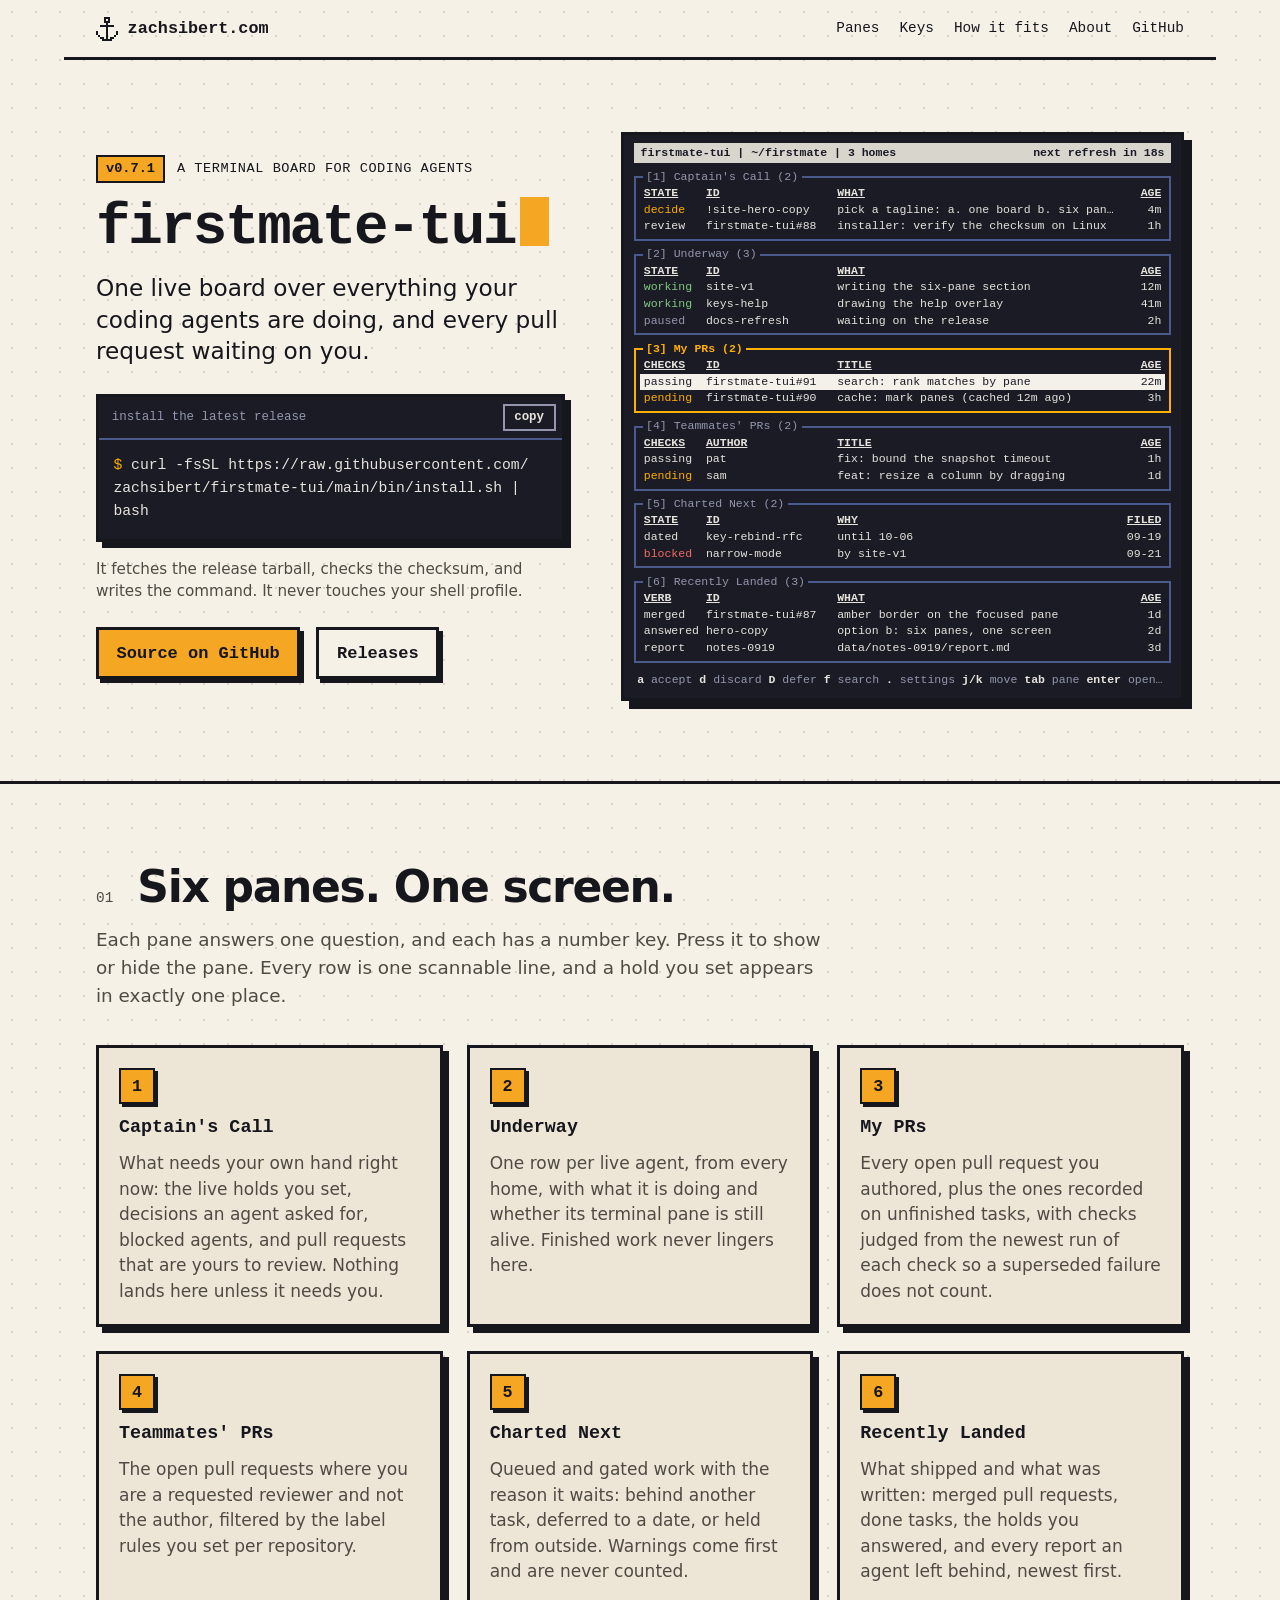
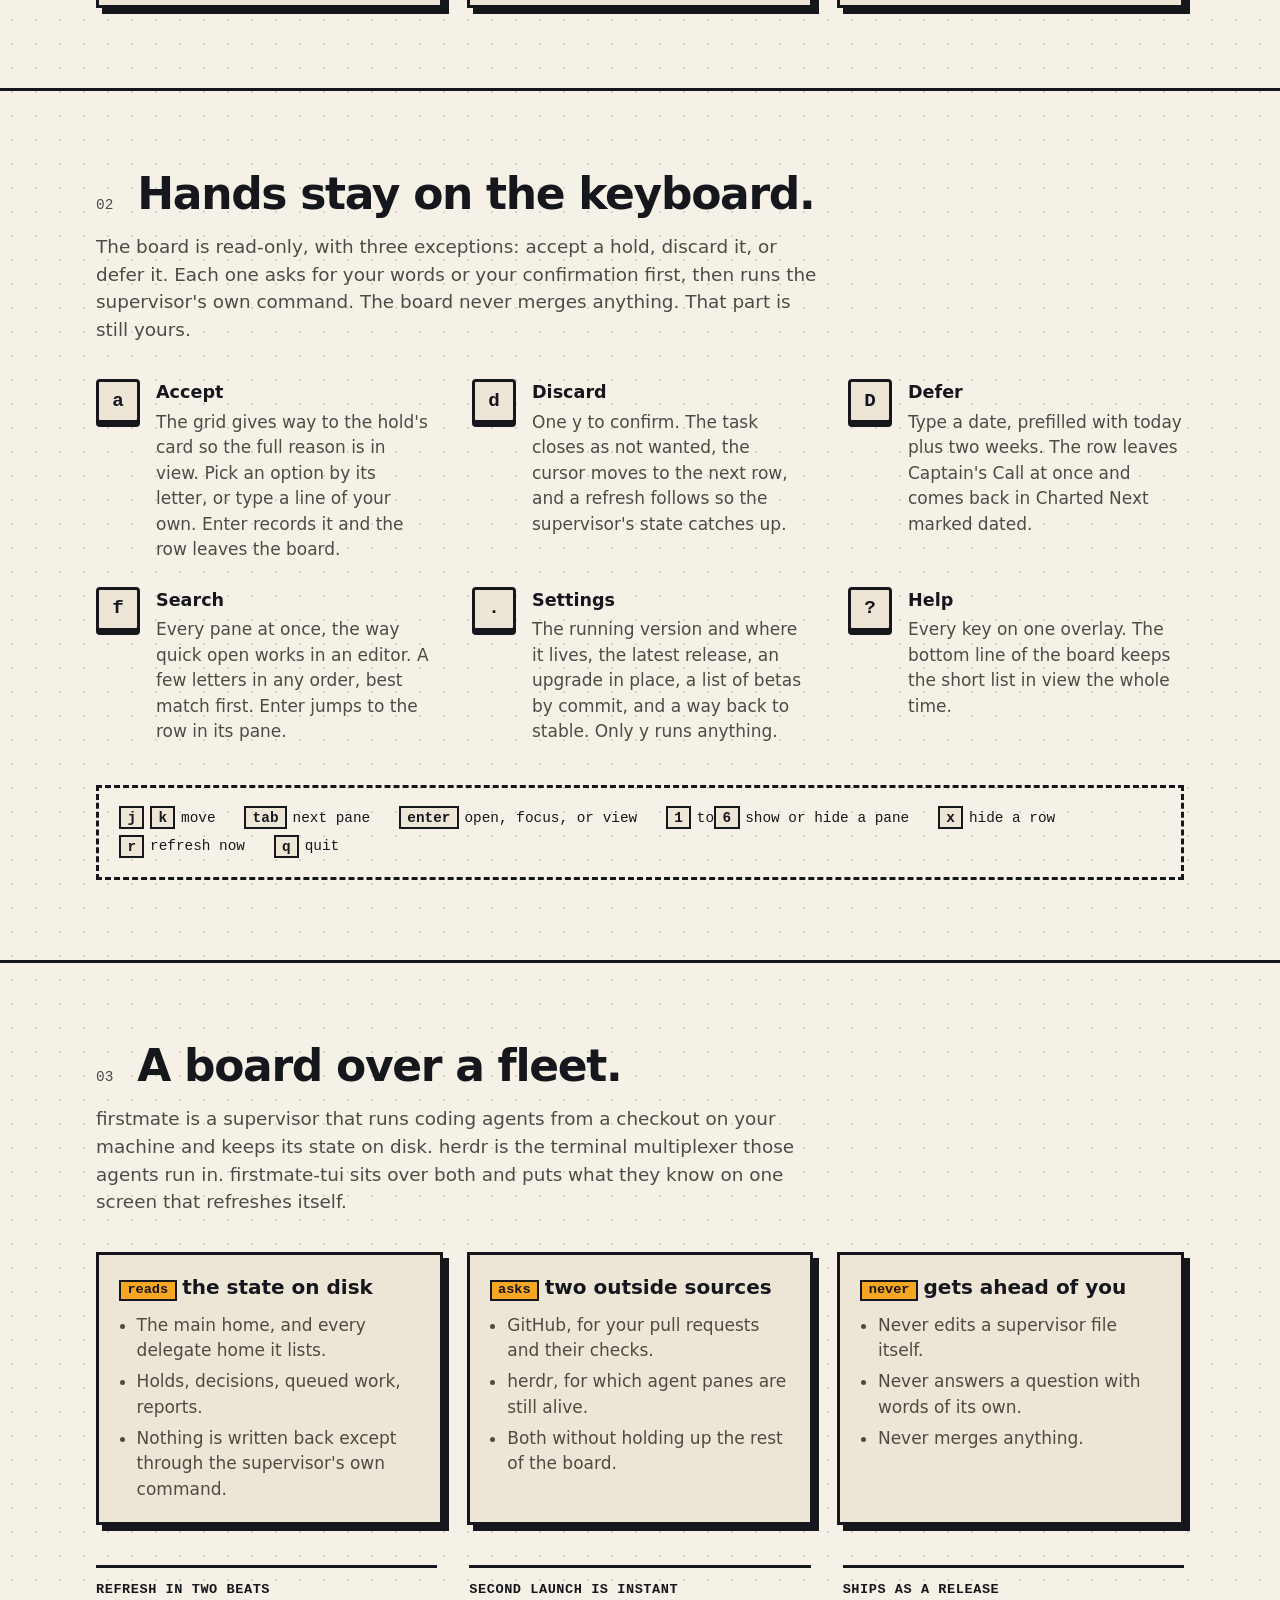
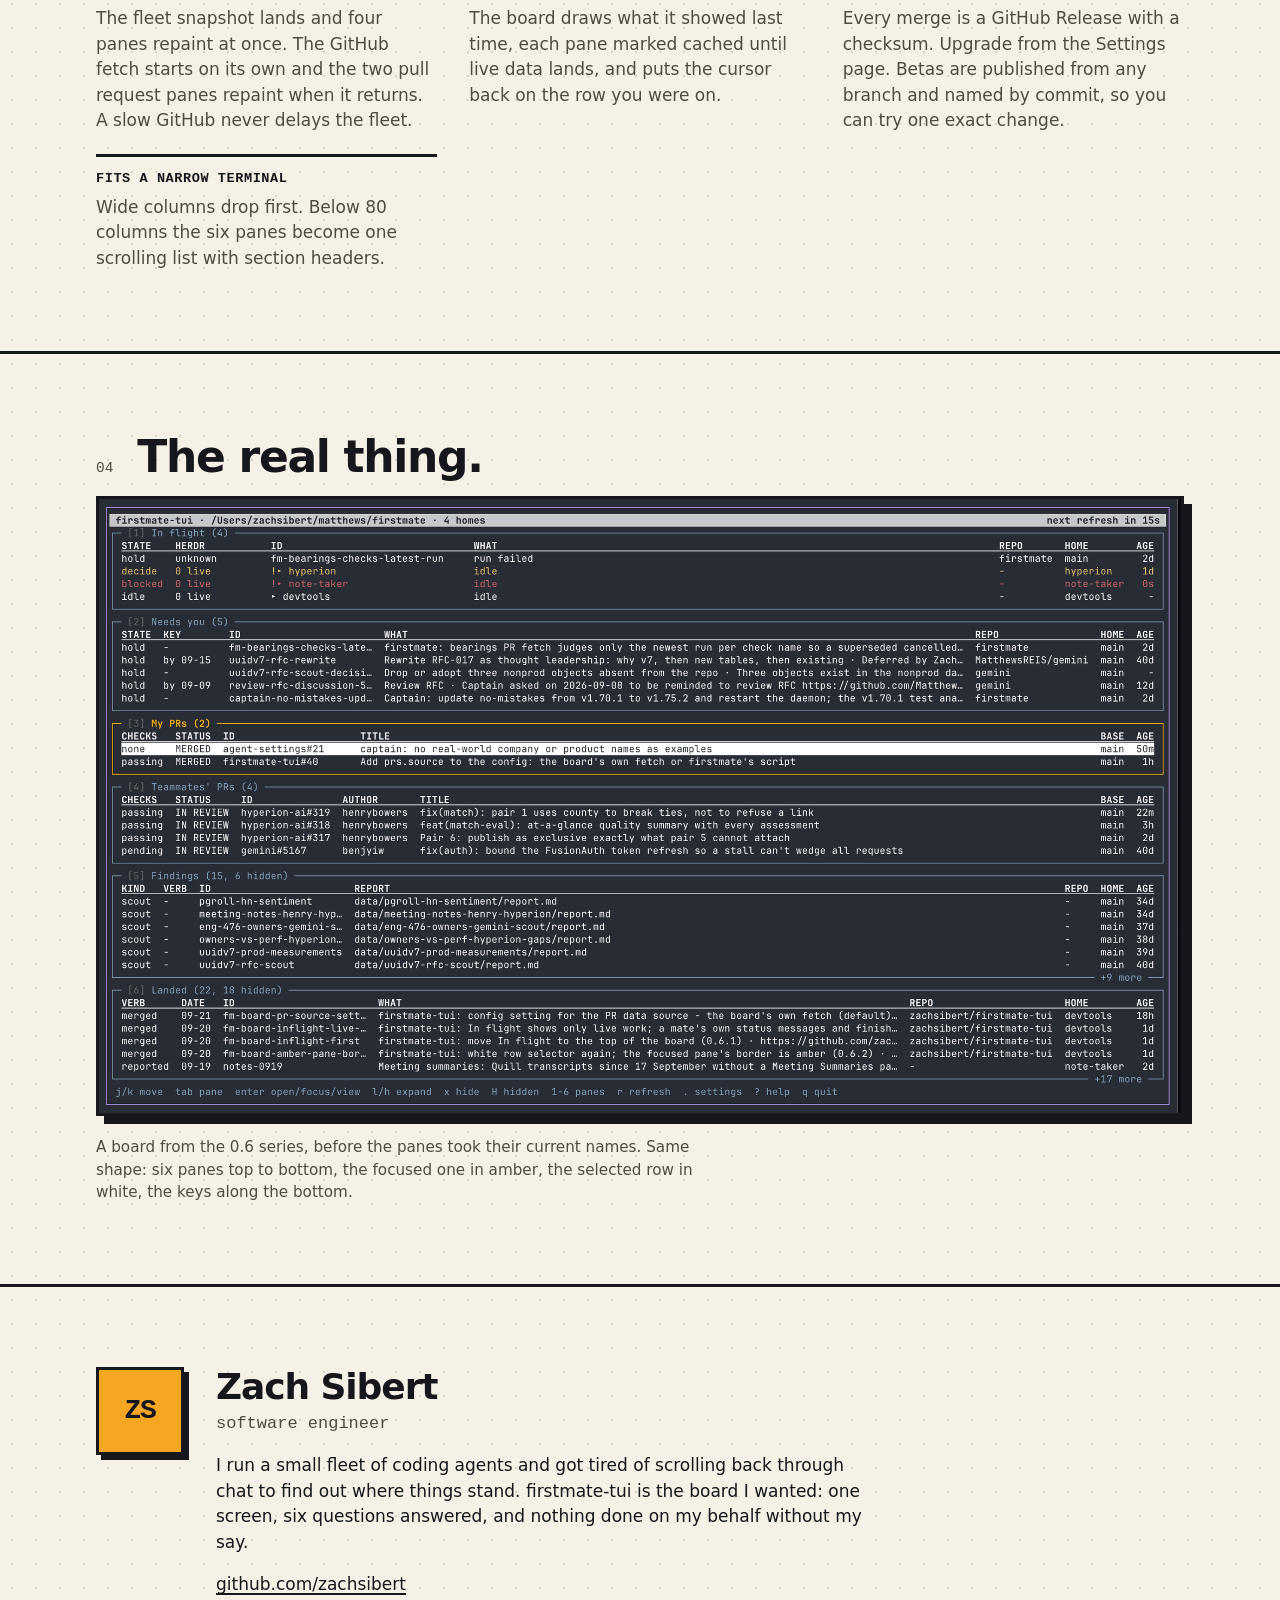
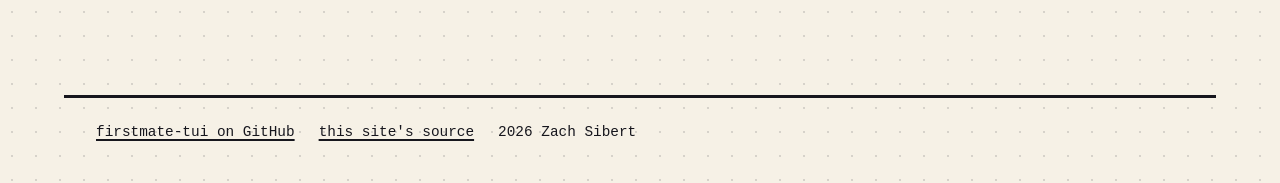
<file: index.html>
<!DOCTYPE html>
<html lang="en">
<head>
  <meta charset="utf-8">
  <meta name="viewport" content="width=device-width, initial-scale=1">
  <title>firstmate-tui - a terminal board over your coding agents | Zach Sibert</title>
  <meta name="description" content="firstmate-tui is a live terminal board over the work your coding agents are doing and the pull requests waiting on you. Six panes, one screen, keyboard driven. Built by Zach Sibert.">
  <meta name="color-scheme" content="light dark">
  <meta name="theme-color" content="#f6f1e6" media="(prefers-color-scheme: light)">
  <meta name="theme-color" content="#14141b" media="(prefers-color-scheme: dark)">
  <link rel="canonical" href="https://zachsibert.com/">
  <link rel="icon" href="assets/favicon.svg" type="image/svg+xml">
  <link rel="stylesheet" href="assets/site.css">
  <meta property="og:type" content="website">
  <meta property="og:title" content="firstmate-tui - a terminal board over your coding agents">
  <meta property="og:description" content="Six panes, one screen. What needs you, what is underway, your pull requests, your teammates' pull requests, what is queued, what landed.">
  <meta property="og:url" content="https://zachsibert.com/">
  <meta property="og:image" content="https://zachsibert.com/assets/fm-board.png">
  <meta name="twitter:card" content="summary_large_image">
</head>
<body>
  <a class="skip" href="#main">Skip to content</a>

  <header class="wrap site-head">
    <a class="brand" href="/">
      <svg viewBox="0 0 11 12" aria-hidden="true" shape-rendering="crispEdges"><path fill="currentColor" d="M4 0h3v1h-3zM4 1h1v1h-1zM6 1h1v1h-1zM4 2h3v1h-3zM5 3h1v1h-1zM2 4h7v1h-7zM5 5h1v1h-1zM5 6h1v1h-1zM0 7h1v1h-1zM5 7h1v1h-1zM10 7h1v1h-1zM0 8h1v1h-1zM5 8h1v1h-1zM10 8h1v1h-1zM1 9h1v1h-1zM5 9h1v1h-1zM9 9h1v1h-1zM2 10h2v1h-2zM5 10h1v1h-1zM7 10h2v1h-2zM3 11h5v1h-5z"/></svg>
      zachsibert.com
    </a>
    <nav class="site-nav" aria-label="Sections">
      <ul>
        <li><a href="#panes">Panes</a></li>
        <li><a href="#keys">Keys</a></li>
        <li><a href="#fits">How it fits</a></li>
        <li><a href="#about">About</a></li>
        <li><a href="https://github.com/zachsibert/firstmate-tui">GitHub</a></li>
      </ul>
    </nav>
  </header>

  <main id="main">

    <section class="wrap hero" aria-labelledby="title">
      <div class="hero-copy">
        <p class="eyebrow"><span class="tag">v0.7.1</span> a terminal board for coding agents</p>
        <h1 id="title">firstmate-tui<span class="cursor" aria-hidden="true"></span></h1>
        <p class="pitch">One live board over everything your coding agents are doing, and every pull request waiting on you.</p>

        <div class="install">
          <div class="install-bar">
            <span>install the latest release</span>
            <button class="copy" id="copy" type="button" hidden>copy</button>
          </div>
          <pre><code id="cmd"><span class="prompt">$ </span>curl -fsSL https://raw.githubusercontent.com/<wbr>zachsibert/<wbr>firstmate-tui/<wbr>main/<wbr>bin/<wbr>install.sh | bash</code></pre>
        </div>
        <p class="install-note">It fetches the release tarball, checks the checksum, and writes the command. It never touches your shell profile.</p>

        <div class="actions">
          <a class="btn btn-amber" href="https://github.com/zachsibert/firstmate-tui">Source on GitHub</a>
          <a class="btn" href="https://github.com/zachsibert/firstmate-tui/releases">Releases</a>
        </div>
      </div>

      <div class="board" role="img" aria-label="A drawing of the firstmate-tui board: six bordered panes stacked in a dark terminal, from Captain's Call at the top to Recently Landed at the bottom. The third pane, My PRs, has the amber focused border and a white selected row. The bottom line lists the keys.">
        <div class="board-title"><span>firstmate-tui | ~/firstmate | 3 homes</span><span>next refresh in 18s</span></div>

        <div class="pane">
          <div class="pane-t">[1] Captain's Call (2)</div>
          <div class="row head"><span>STATE</span><span>ID</span><span>WHAT</span><span class="r">AGE</span></div>
          <div class="row"><span class="c-amber">decide</span><span>!site-hero-copy</span><span>pick a tagline: a. one board b. six panes</span><span class="r">4m</span></div>
          <div class="row"><span>review</span><span>firstmate-tui#88</span><span>installer: verify the checksum on Linux</span><span class="r">1h</span></div>
        </div>

        <div class="pane">
          <div class="pane-t">[2] Underway (3)</div>
          <div class="row head"><span>STATE</span><span>ID</span><span>WHAT</span><span class="r">AGE</span></div>
          <div class="row"><span class="c-green">working</span><span>site-v1</span><span>writing the six-pane section</span><span class="r">12m</span></div>
          <div class="row"><span class="c-green">working</span><span>keys-help</span><span>drawing the help overlay</span><span class="r">41m</span></div>
          <div class="row"><span class="c-dim">paused</span><span>docs-refresh</span><span>waiting on the release</span><span class="r">2h</span></div>
        </div>

        <div class="pane focus">
          <div class="pane-t">[3] My PRs (2)</div>
          <div class="row head"><span>CHECKS</span><span>ID</span><span>TITLE</span><span class="r">AGE</span></div>
          <div class="row sel"><span>passing</span><span>firstmate-tui#91</span><span>search: rank matches by pane</span><span class="r">22m</span></div>
          <div class="row"><span class="c-amber">pending</span><span>firstmate-tui#90</span><span>cache: mark panes (cached 12m ago)</span><span class="r">3h</span></div>
        </div>

        <div class="pane">
          <div class="pane-t">[4] Teammates' PRs (2)</div>
          <div class="row head"><span>CHECKS</span><span>AUTHOR</span><span>TITLE</span><span class="r">AGE</span></div>
          <div class="row"><span>passing</span><span>pat</span><span>fix: bound the snapshot timeout</span><span class="r">1h</span></div>
          <div class="row"><span class="c-amber">pending</span><span>sam</span><span>feat: resize a column by dragging</span><span class="r">1d</span></div>
        </div>

        <div class="pane">
          <div class="pane-t">[5] Charted Next (2)</div>
          <div class="row head"><span>STATE</span><span>ID</span><span>WHY</span><span class="r">FILED</span></div>
          <div class="row"><span>dated</span><span>key-rebind-rfc</span><span>until 10-06</span><span class="r">09-19</span></div>
          <div class="row"><span class="c-red">blocked</span><span>narrow-mode</span><span>by site-v1</span><span class="r">09-21</span></div>
        </div>

        <div class="pane">
          <div class="pane-t">[6] Recently Landed (3)</div>
          <div class="row head"><span>VERB</span><span>ID</span><span>WHAT</span><span class="r">AGE</span></div>
          <div class="row"><span>merged</span><span>firstmate-tui#87</span><span>amber border on the focused pane</span><span class="r">1d</span></div>
          <div class="row"><span>answered</span><span>hero-copy</span><span>option b: six panes, one screen</span><span class="r">2d</span></div>
          <div class="row"><span>report</span><span>notes-0919</span><span>data/notes-0919/report.md</span><span class="r">3d</span></div>
        </div>

        <div class="board-keys"><b>a</b> accept  <b>d</b> discard  <b>D</b> defer  <b>f</b> search  <b>.</b> settings  <b>j/k</b> move  <b>tab</b> pane  <b>enter</b> open  <b>?</b> help  <b>q</b> quit</div>
      </div>
    </section>

    <section class="section" id="panes" aria-labelledby="panes-h">
      <div class="wrap">
        <div class="section-head">
          <span class="num">01</span>
          <h2 id="panes-h">Six panes. One screen.</h2>
        </div>
        <p class="lede">Each pane answers one question, and each has a number key. Press it to show or hide the pane. Every row is one scannable line, and a hold you set appears in exactly one place.</p>
        <ol class="panes">
          <li class="card">
            <span class="key" aria-hidden="true">1</span>
            <h3>Captain's Call</h3>
            <p>What needs your own hand right now: the live holds you set, decisions an agent asked for, blocked agents, and pull requests that are yours to review. Nothing lands here unless it needs you.</p>
          </li>
          <li class="card">
            <span class="key" aria-hidden="true">2</span>
            <h3>Underway</h3>
            <p>One row per live agent, from every home, with what it is doing and whether its terminal pane is still alive. Finished work never lingers here.</p>
          </li>
          <li class="card">
            <span class="key" aria-hidden="true">3</span>
            <h3>My PRs</h3>
            <p>Every open pull request you authored, plus the ones recorded on unfinished tasks, with checks judged from the newest run of each check so a superseded failure does not count.</p>
          </li>
          <li class="card">
            <span class="key" aria-hidden="true">4</span>
            <h3>Teammates' PRs</h3>
            <p>The open pull requests where you are a requested reviewer and not the author, filtered by the label rules you set per repository.</p>
          </li>
          <li class="card">
            <span class="key" aria-hidden="true">5</span>
            <h3>Charted Next</h3>
            <p>Queued and gated work with the reason it waits: behind another task, deferred to a date, or held from outside. Warnings come first and are never counted.</p>
          </li>
          <li class="card">
            <span class="key" aria-hidden="true">6</span>
            <h3>Recently Landed</h3>
            <p>What shipped and what was written: merged pull requests, done tasks, the holds you answered, and every report an agent left behind, newest first.</p>
          </li>
        </ol>
      </div>
    </section>

    <section class="section" id="keys" aria-labelledby="keys-h">
      <div class="wrap">
        <div class="section-head">
          <span class="num">02</span>
          <h2 id="keys-h">Hands stay on the keyboard.</h2>
        </div>
        <p class="lede">The board is read-only, with three exceptions: accept a hold, discard it, or defer it. Each one asks for your words or your confirmation first, then runs the supervisor's own command. The board never merges anything. That part is still yours.</p>
        <ul class="keys">
          <li>
            <kbd class="cap">a</kbd>
            <div>
              <h3>Accept</h3>
              <p>The grid gives way to the hold's card so the full reason is in view. Pick an option by its letter, or type a line of your own. Enter records it and the row leaves the board.</p>
            </div>
          </li>
          <li>
            <kbd class="cap">d</kbd>
            <div>
              <h3>Discard</h3>
              <p>One y to confirm. The task closes as not wanted, the cursor moves to the next row, and a refresh follows so the supervisor's state catches up.</p>
            </div>
          </li>
          <li>
            <kbd class="cap">D</kbd>
            <div>
              <h3>Defer</h3>
              <p>Type a date, prefilled with today plus two weeks. The row leaves Captain's Call at once and comes back in Charted Next marked dated.</p>
            </div>
          </li>
          <li>
            <kbd class="cap">f</kbd>
            <div>
              <h3>Search</h3>
              <p>Every pane at once, the way quick open works in an editor. A few letters in any order, best match first. Enter jumps to the row in its pane.</p>
            </div>
          </li>
          <li>
            <kbd class="cap">.</kbd>
            <div>
              <h3>Settings</h3>
              <p>The running version and where it lives, the latest release, an upgrade in place, a list of betas by commit, and a way back to stable. Only y runs anything.</p>
            </div>
          </li>
          <li>
            <kbd class="cap">?</kbd>
            <div>
              <h3>Help</h3>
              <p>Every key on one overlay. The bottom line of the board keeps the short list in view the whole time.</p>
            </div>
          </li>
        </ul>
        <p class="more-keys">
          <span><kbd>j</kbd><kbd>k</kbd>move</span>
          <span><kbd>tab</kbd>next pane</span>
          <span><kbd>enter</kbd>open, focus, or view</span>
          <span><kbd>1</kbd>to<kbd>6</kbd>show or hide a pane</span>
          <span><kbd>x</kbd>hide a row</span>
          <span><kbd>r</kbd>refresh now</span>
          <span><kbd>q</kbd>quit</span>
        </p>
      </div>
    </section>

    <section class="section" id="fits" aria-labelledby="fits-h">
      <div class="wrap">
        <div class="section-head">
          <span class="num">03</span>
          <h2 id="fits-h">A board over a fleet.</h2>
        </div>
        <p class="lede">firstmate is a supervisor that runs coding agents from a checkout on your machine and keeps its state on disk. herdr is the terminal multiplexer those agents run in. firstmate-tui sits over both and puts what they know on one screen that refreshes itself.</p>
        <div class="fits">
          <div class="card">
            <h3><span>reads</span>the state on disk</h3>
            <ul>
              <li>The main home, and every delegate home it lists.</li>
              <li>Holds, decisions, queued work, reports.</li>
              <li>Nothing is written back except through the supervisor's own command.</li>
            </ul>
          </div>
          <div class="card">
            <h3><span>asks</span>two outside sources</h3>
            <ul>
              <li>GitHub, for your pull requests and their checks.</li>
              <li>herdr, for which agent panes are still alive.</li>
              <li>Both without holding up the rest of the board.</li>
            </ul>
          </div>
          <div class="card">
            <h3><span>never</span>gets ahead of you</h3>
            <ul>
              <li>Never edits a supervisor file itself.</li>
              <li>Never answers a question with words of its own.</li>
              <li>Never merges anything.</li>
            </ul>
          </div>
        </div>
        <dl class="facts">
          <div>
            <dt>Refresh in two beats</dt>
            <dd>The fleet snapshot lands and four panes repaint at once. The GitHub fetch starts on its own and the two pull request panes repaint when it returns. A slow GitHub never delays the fleet.</dd>
          </div>
          <div>
            <dt>Second launch is instant</dt>
            <dd>The board draws what it showed last time, each pane marked cached until live data lands, and puts the cursor back on the row you were on.</dd>
          </div>
          <div>
            <dt>Ships as a release</dt>
            <dd>Every merge is a GitHub Release with a checksum. Upgrade from the Settings page. Betas are published from any branch and named by commit, so you can try one exact change.</dd>
          </div>
          <div>
            <dt>Fits a narrow terminal</dt>
            <dd>Wide columns drop first. Below 80 columns the six panes become one scrolling list with section headers.</dd>
          </div>
        </dl>
      </div>
    </section>

    <section class="section" id="board" aria-labelledby="board-h">
      <div class="wrap">
        <div class="section-head">
          <span class="num">04</span>
          <h2 id="board-h">The real thing.</h2>
        </div>
        <figure class="shot">
          <div class="frame">
            <img src="assets/fm-board.png" width="2000" height="1134" loading="lazy" decoding="async" alt="The firstmate-tui board filling a dark terminal. A title line names the tool, the fleet directory and the number of homes, with the next refresh countdown at the right. Six bordered panes stack below it, each titled with its number key and a row count. The focused pane has an amber border and its first row is highlighted white. The bottom line lists the keys.">
          </div>
          <figcaption>A board from the 0.6 series, before the panes took their current names. Same shape: six panes top to bottom, the focused one in amber, the selected row in white, the keys along the bottom.</figcaption>
        </figure>
      </div>
    </section>

    <section class="section" id="about" aria-labelledby="about-h">
      <div class="wrap about">
        <div class="avatar" aria-hidden="true">ZS</div>
        <div>
          <h2 id="about-h">Zach Sibert</h2>
          <p class="role">software engineer</p>
          <p>I run a small fleet of coding agents and got tired of scrolling back through chat to find out where things stand. firstmate-tui is the board I wanted: one screen, six questions answered, and nothing done on my behalf without my say.</p>
          <p><a href="https://github.com/zachsibert">github.com/zachsibert</a></p>
        </div>
      </div>
    </section>

  </main>

  <footer class="wrap site-foot">
    <ul>
      <li><a href="https://github.com/zachsibert/firstmate-tui">firstmate-tui on GitHub</a></li>
      <li><a href="https://github.com/zachsibert/zachsibert.com">this site's source</a></li>
      <li>2026 Zach Sibert</li>
    </ul>
  </footer>

  <script>
    (function () {
      var b = document.getElementById("copy"), c = document.getElementById("cmd");
      if (!b || !c || !navigator.clipboard) { return; }
      b.hidden = false;
      b.addEventListener("click", function () {
        var t = c.textContent.replace(/^\s*\$\s*/, "").trim();
        navigator.clipboard.writeText(t).then(function () {
          b.textContent = "copied";
          setTimeout(function () { b.textContent = "copy"; }, 1600);
        });
      });
    })();
  </script>
</body>
</html>
</file>
<file: assets/site.css>
/* zachsibert.com - one stylesheet, no build step.
   Palette: one warm amber, near-black ink, off-white paper.
   The board mock stays dark in both schemes because it is a terminal. */

:root {
  --paper: #f6f1e6;
  --paper-2: #ede6d6;
  --ink: #16161d;
  --ink-2: #4f4b44;
  --line: #16161d;
  --shadow: #16161d;
  --focus: #16161d;
  --dot: rgba(22, 22, 29, 0.14);
  --amber: #f5a623;
  --on-amber: #16161d;
  --board-bg: #1b1b26;
  --board-fg: #e6e3dc;
  --board-dim: #9297ad;
  --board-blue: #4b5a8c;
  --board-amber: #ffaf00;
  --board-red: #ee6b63;
  --board-green: #7fc97f;
  --board-sel: #f4f1ea;
  --board-bar: #d8d5cd;
  --sans: ui-sans-serif, system-ui, -apple-system, "Segoe UI", Roboto, "Helvetica Neue", Arial, sans-serif;
  --mono: ui-monospace, "SF Mono", Menlo, Consolas, "Liberation Mono", monospace;
  color-scheme: light dark;
}

@media (prefers-color-scheme: dark) {
  :root {
    --paper: #14141b;
    --paper-2: #1d1d28;
    --ink: #ece7dc;
    --ink-2: #b6b0a5;
    --line: #ece7dc;
    --shadow: #ece7dc;
    --focus: #ffb52e;
    --dot: rgba(236, 231, 220, 0.1);
    --amber: #ffb52e;
  }
}

*,
*::before,
*::after {
  box-sizing: border-box;
}

html {
  -webkit-text-size-adjust: 100%;
  scroll-behavior: smooth;
}

@media (prefers-reduced-motion: reduce) {
  html {
    scroll-behavior: auto;
  }
  *,
  *::before,
  *::after {
    animation: none !important;
    transition: none !important;
  }
}

body {
  margin: 0;
  background: var(--paper);
  background-image: radial-gradient(var(--dot) 1px, transparent 1px);
  background-size: 24px 24px;
  color: var(--ink);
  font-family: var(--sans);
  font-size: 1.0625rem;
  line-height: 1.5;
  overflow-x: hidden;
}

a {
  color: inherit;
  text-decoration-thickness: 2px;
  text-underline-offset: 3px;
}

a:hover {
  text-decoration-color: var(--amber);
}

:focus-visible {
  outline: 3px solid var(--focus);
  outline-offset: 3px;
}

code,
kbd,
pre {
  font-family: var(--mono);
}

p code {
  font-size: 0.92em;
  padding: 0.05em 0.3em;
  border: 1px solid var(--ink-2);
}

img {
  max-width: 100%;
  height: auto;
  display: block;
}

.wrap {
  width: 100%;
  max-width: 72rem;
  margin: 0 auto;
  padding: 0 1rem;
}

@media (min-width: 48em) {
  .wrap {
    padding: 0 2rem;
  }
}

.skip {
  position: absolute;
  left: 1rem;
  top: -4rem;
  padding: 0.5rem 1rem;
  background: var(--amber);
  color: var(--on-amber);
  border: 3px solid var(--line);
  font-family: var(--mono);
  font-weight: 700;
  z-index: 10;
}

.skip:focus {
  top: 1rem;
}

/* Header */

.site-head {
  display: flex;
  flex-wrap: wrap;
  align-items: center;
  justify-content: space-between;
  gap: 0.75rem 1.5rem;
  padding-top: 1rem;
  padding-bottom: 1rem;
  border-bottom: 3px solid var(--line);
}

.brand {
  display: inline-flex;
  align-items: center;
  gap: 0.6rem;
  font-family: var(--mono);
  font-weight: 700;
  font-size: 1.05rem;
  text-decoration: none;
}

.brand svg {
  width: 22px;
  height: 24px;
  flex: none;
}

.site-nav ul {
  list-style: none;
  display: flex;
  flex-wrap: wrap;
  gap: 0.25rem 1.25rem;
  margin: 0;
  padding: 0;
  font-family: var(--mono);
  font-size: 0.9rem;
}

.site-nav a {
  text-decoration: none;
  padding: 0.2rem 0;
  border-bottom: 2px solid transparent;
}

.site-nav a:hover {
  border-bottom-color: var(--amber);
}

/* Hero */

.hero {
  display: grid;
  gap: 2.5rem;
  padding-top: 3rem;
  padding-bottom: 3.5rem;
  align-items: center;
}

@media (min-width: 64em) {
  .hero {
    grid-template-columns: minmax(0, 5fr) minmax(0, 6fr);
    gap: 3.5rem;
    padding-top: 4.5rem;
    padding-bottom: 5rem;
  }
}

.hero-copy {
  min-width: 0;
}

.eyebrow {
  display: inline-flex;
  flex-wrap: wrap;
  align-items: center;
  gap: 0.5rem 0.75rem;
  margin: 0;
  font-family: var(--mono);
  font-size: 0.85rem;
  letter-spacing: 0.04em;
  text-transform: uppercase;
}

.tag {
  display: inline-block;
  padding: 0.1rem 0.5rem;
  background: var(--amber);
  color: var(--on-amber);
  border: 2px solid var(--line);
  font-weight: 700;
  letter-spacing: 0;
  text-transform: none;
}

h1 {
  margin: 0.9rem 0 1rem;
  font-family: var(--mono);
  font-size: clamp(2.4rem, 6vw, 3.6rem);
  font-weight: 800;
  line-height: 1;
  letter-spacing: -0.04em;
  overflow-wrap: anywhere;
}

h1 .cursor {
  display: inline-block;
  width: 0.5em;
  height: 0.85em;
  margin-left: 0.08em;
  background: var(--amber);
  vertical-align: -0.06em;
  animation: blink 1.1s steps(1) infinite;
}

@keyframes blink {
  50% {
    opacity: 0;
  }
}

.pitch {
  margin: 0 0 1.75rem;
  max-width: 34ch;
  font-size: clamp(1.15rem, 2.2vw, 1.45rem);
  font-weight: 500;
  line-height: 1.35;
}

.install {
  border: 3px solid var(--line);
  background: var(--board-bg);
  color: var(--board-fg);
  box-shadow: 6px 6px 0 var(--shadow);
  font-family: var(--mono);
  min-width: 0;
}

.install-bar {
  display: flex;
  justify-content: space-between;
  align-items: center;
  gap: 1rem;
  padding: 0.4rem 0.4rem 0.4rem 0.8rem;
  border-bottom: 2px solid var(--board-blue);
  font-size: 0.78rem;
  color: var(--board-dim);
}

.install pre {
  margin: 0;
  padding: 0.9rem 0.9rem 1rem;
  font-size: 0.92rem;
  line-height: 1.55;
  white-space: pre-wrap;
  overflow-wrap: break-word;
}

.install .prompt {
  color: var(--board-amber);
  user-select: none;
}

.copy {
  font: inherit;
  font-weight: 700;
  color: var(--board-fg);
  background: transparent;
  border: 2px solid var(--board-dim);
  padding: 0.15rem 0.6rem;
  cursor: pointer;
}

.copy:hover {
  border-color: var(--board-amber);
  color: var(--board-amber);
}

.copy:focus-visible {
  outline-color: var(--board-amber);
}

.install-note {
  margin: 1rem 0 1.5rem;
  color: var(--ink-2);
  font-size: 0.95rem;
}

.actions {
  display: flex;
  flex-wrap: wrap;
  gap: 1rem;
}

.btn {
  display: inline-block;
  padding: 0.65rem 1.1rem;
  font-family: var(--mono);
  font-weight: 700;
  text-decoration: none;
  color: var(--ink);
  background: var(--paper);
  border: 3px solid var(--line);
  box-shadow: 4px 4px 0 var(--shadow);
  transition: transform 0.08s ease, box-shadow 0.08s ease;
}

.btn:hover {
  transform: translate(-2px, -2px);
  box-shadow: 6px 6px 0 var(--shadow);
}

.btn:active {
  transform: translate(2px, 2px);
  box-shadow: 2px 2px 0 var(--shadow);
}

.btn-amber {
  background: var(--amber);
  color: var(--on-amber);
}

/* Board mock: a CSS drawing of the real six-pane layout */

.board {
  font-family: var(--mono);
  font-size: clamp(0.6rem, 1.35vw, 0.78rem);
  line-height: 1.45;
  background: var(--board-bg);
  color: var(--board-fg);
  border: 3px solid var(--line);
  box-shadow: 8px 8px 0 var(--shadow);
  padding: 0.5rem 0.6rem 0.6rem;
  min-width: 0;
  overflow: hidden;
}

@media (min-width: 64em) {
  .board {
    font-size: 0.72rem;
  }
}

.board-title {
  display: flex;
  justify-content: space-between;
  gap: 1rem;
  padding: 0.15em 0.6em;
  background: var(--board-bar);
  color: #1b1b26;
  font-weight: 700;
  white-space: nowrap;
  overflow: hidden;
}

.board-title span {
  overflow: hidden;
  text-overflow: ellipsis;
  min-width: 0;
}

.pane {
  position: relative;
  border: 2px solid var(--board-blue);
  margin-top: 1.1em;
  padding: 0.6em 0.4em 0.35em;
}

.pane-t {
  position: absolute;
  top: -0.8em;
  left: 0.6em;
  padding: 0 0.3em;
  background: var(--board-bg);
  color: var(--board-dim);
  white-space: nowrap;
}

.pane.focus {
  border-color: var(--board-amber);
}

.pane.focus .pane-t {
  color: var(--board-amber);
  font-weight: 700;
}

.row {
  display: grid;
  grid-template-columns: 7ch minmax(0, 11ch) minmax(0, 1fr) 4ch;
  gap: 0 1ch;
  padding: 0 0.3em;
  white-space: nowrap;
}

@media (min-width: 40em) {
  .row {
    grid-template-columns: 8ch minmax(0, 18ch) minmax(0, 1fr) 5ch;
  }
}

.row > span {
  overflow: hidden;
  text-overflow: ellipsis;
  min-width: 0;
}

.row.head {
  font-weight: 700;
  text-decoration: underline;
}

.row .r {
  text-align: right;
}

.row.sel {
  background: var(--board-sel);
  color: #1b1b26;
}

.c-amber {
  color: var(--board-amber);
}

.c-red {
  color: var(--board-red);
}

.c-green {
  color: var(--board-green);
}

.c-dim {
  color: var(--board-dim);
}

.board-keys {
  margin-top: 0.8em;
  padding: 0 0.3em;
  color: var(--board-dim);
  white-space: nowrap;
  overflow: hidden;
  text-overflow: ellipsis;
}

.board-keys b {
  color: var(--board-fg);
  font-weight: 700;
}

/* Sections */

.section {
  padding: 3.5rem 0;
  border-top: 3px solid var(--line);
}

@media (min-width: 64em) {
  .section {
    padding: 5rem 0;
  }
}

.section-head {
  display: flex;
  flex-wrap: wrap;
  align-items: baseline;
  gap: 0.5rem 1.5rem;
  margin-bottom: 1rem;
}

.section-head h2 {
  margin: 0;
  font-size: clamp(1.85rem, 4vw, 2.75rem);
  font-weight: 800;
  line-height: 1.05;
  letter-spacing: -0.03em;
}

.num {
  font-family: var(--mono);
  font-size: 0.9rem;
  color: var(--ink-2);
}

.lede {
  margin: 0 0 2.25rem;
  max-width: 62ch;
  font-size: 1.15rem;
  color: var(--ink-2);
}

/* Panes */

.panes {
  list-style: none;
  margin: 0;
  padding: 0;
  display: grid;
  gap: 1.5rem;
  grid-template-columns: repeat(auto-fit, minmax(min(100%, 18rem), 1fr));
}

.card {
  min-width: 0;
  padding: 1.25rem;
  border: 3px solid var(--line);
  background: var(--paper-2);
  box-shadow: 6px 6px 0 var(--shadow);
  display: grid;
  gap: 0.75rem;
  align-content: start;
}

.card h3 {
  margin: 0;
  font-family: var(--mono);
  font-size: 1.15rem;
  line-height: 1.25;
}

.card p {
  margin: 0;
  color: var(--ink-2);
}

.key {
  display: inline-grid;
  place-items: center;
  width: 2.25rem;
  height: 2.25rem;
  font-family: var(--mono);
  font-weight: 700;
  font-size: 1.05rem;
  background: var(--amber);
  color: var(--on-amber);
  border: 2px solid var(--line);
  box-shadow: 3px 3px 0 var(--shadow);
}

/* Keys */

.keys {
  list-style: none;
  margin: 0;
  padding: 0;
  display: grid;
  gap: 1.5rem 2.5rem;
  grid-template-columns: repeat(auto-fit, minmax(min(100%, 20rem), 1fr));
}

.keys li {
  display: grid;
  grid-template-columns: auto minmax(0, 1fr);
  gap: 1rem;
  align-items: start;
}

.keys h3 {
  margin: 0 0 0.25rem;
  font-size: 1.1rem;
}

.keys p {
  margin: 0;
  color: var(--ink-2);
}

kbd.cap {
  display: inline-grid;
  place-items: center;
  min-width: 2.75rem;
  height: 2.75rem;
  padding: 0 0.7rem;
  font-family: var(--mono);
  font-size: 1.2rem;
  font-weight: 700;
  color: var(--ink);
  background: var(--paper-2);
  border: 3px solid var(--line);
  border-radius: 4px;
  box-shadow: 0 4px 0 var(--shadow);
}

.more-keys {
  margin: 2.5rem 0 0;
  padding: 1rem 1.25rem;
  border: 3px dashed var(--line);
  font-family: var(--mono);
  font-size: 0.9rem;
  line-height: 2;
}

.more-keys kbd {
  font-weight: 700;
  padding: 0.1rem 0.4rem;
  border: 2px solid var(--line);
  background: var(--paper-2);
  margin-right: 0.35rem;
}

.more-keys span {
  display: inline-block;
  margin-right: 1.25rem;
}

/* How it fits */

.fits {
  display: grid;
  gap: 1.5rem;
  grid-template-columns: repeat(auto-fit, minmax(min(100%, 16rem), 1fr));
  margin: 0 0 2.5rem;
}

.fits .card h3 {
  font-family: var(--sans);
  font-size: 1.25rem;
}

.fits .card h3 span {
  display: inline-block;
  padding: 0 0.4rem;
  margin-right: 0.35rem;
  font-family: var(--mono);
  font-size: 0.85rem;
  background: var(--amber);
  color: var(--on-amber);
  border: 2px solid var(--line);
  vertical-align: 0.1em;
}

.fits ul {
  margin: 0;
  padding-left: 1.1rem;
  color: var(--ink-2);
}

.fits li + li {
  margin-top: 0.35rem;
}

.facts {
  margin: 0;
  display: grid;
  gap: 1.25rem 2rem;
  grid-template-columns: repeat(auto-fit, minmax(min(100%, 16rem), 1fr));
}

.facts div {
  min-width: 0;
  padding-top: 0.75rem;
  border-top: 3px solid var(--line);
}

.facts dt {
  font-family: var(--mono);
  font-weight: 700;
  font-size: 0.85rem;
  letter-spacing: 0.04em;
  text-transform: uppercase;
}

.facts dd {
  margin: 0.35rem 0 0;
  color: var(--ink-2);
}

/* Screenshot */

.shot {
  margin: 0;
}

.shot .frame {
  border: 3px solid var(--line);
  box-shadow: 8px 8px 0 var(--shadow);
  background: var(--board-bg);
}

.shot figcaption {
  margin-top: 1.25rem;
  max-width: 62ch;
  font-size: 0.95rem;
  color: var(--ink-2);
}

/* About */

.about {
  display: grid;
  gap: 1.5rem 2rem;
  grid-template-columns: auto minmax(0, 1fr);
  align-items: start;
}

.avatar {
  display: grid;
  place-items: center;
  width: 5.5rem;
  height: 5.5rem;
  font-family: var(--mono);
  font-size: 1.75rem;
  font-weight: 800;
  letter-spacing: -0.05em;
  background: var(--amber);
  color: var(--on-amber);
  border: 3px solid var(--line);
  box-shadow: 5px 5px 0 var(--shadow);
}

.about h2 {
  margin: 0 0 0.25rem;
  font-size: clamp(1.6rem, 3.5vw, 2.25rem);
  letter-spacing: -0.03em;
  line-height: 1.1;
}

.about .role {
  margin: 0 0 1rem;
  font-family: var(--mono);
  color: var(--ink-2);
}

.about p {
  max-width: 60ch;
}

/* Footer */

.site-foot {
  border-top: 3px solid var(--line);
  padding-top: 1.5rem;
  padding-bottom: 2.5rem;
  font-family: var(--mono);
  font-size: 0.9rem;
}

.site-foot ul {
  list-style: none;
  margin: 0;
  padding: 0;
  display: flex;
  flex-wrap: wrap;
  gap: 0.5rem 1.5rem;
}
</file>
